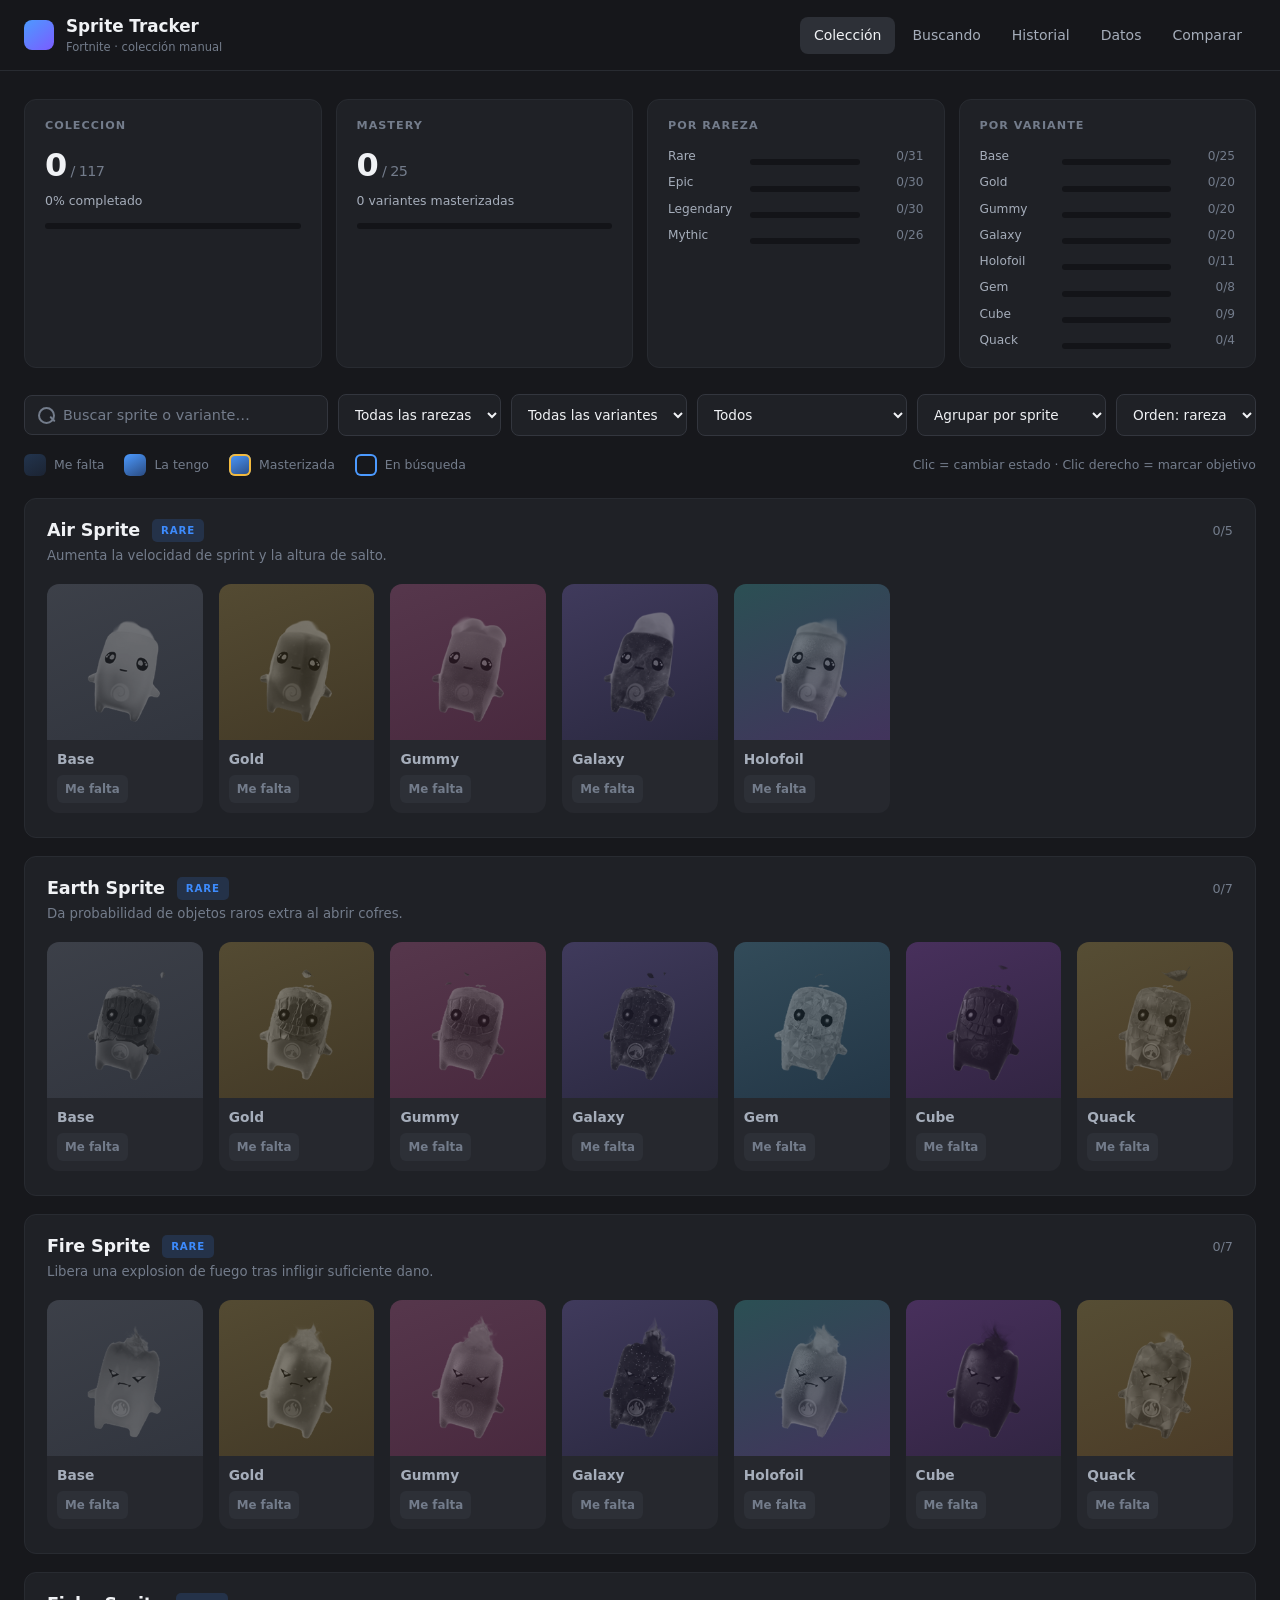
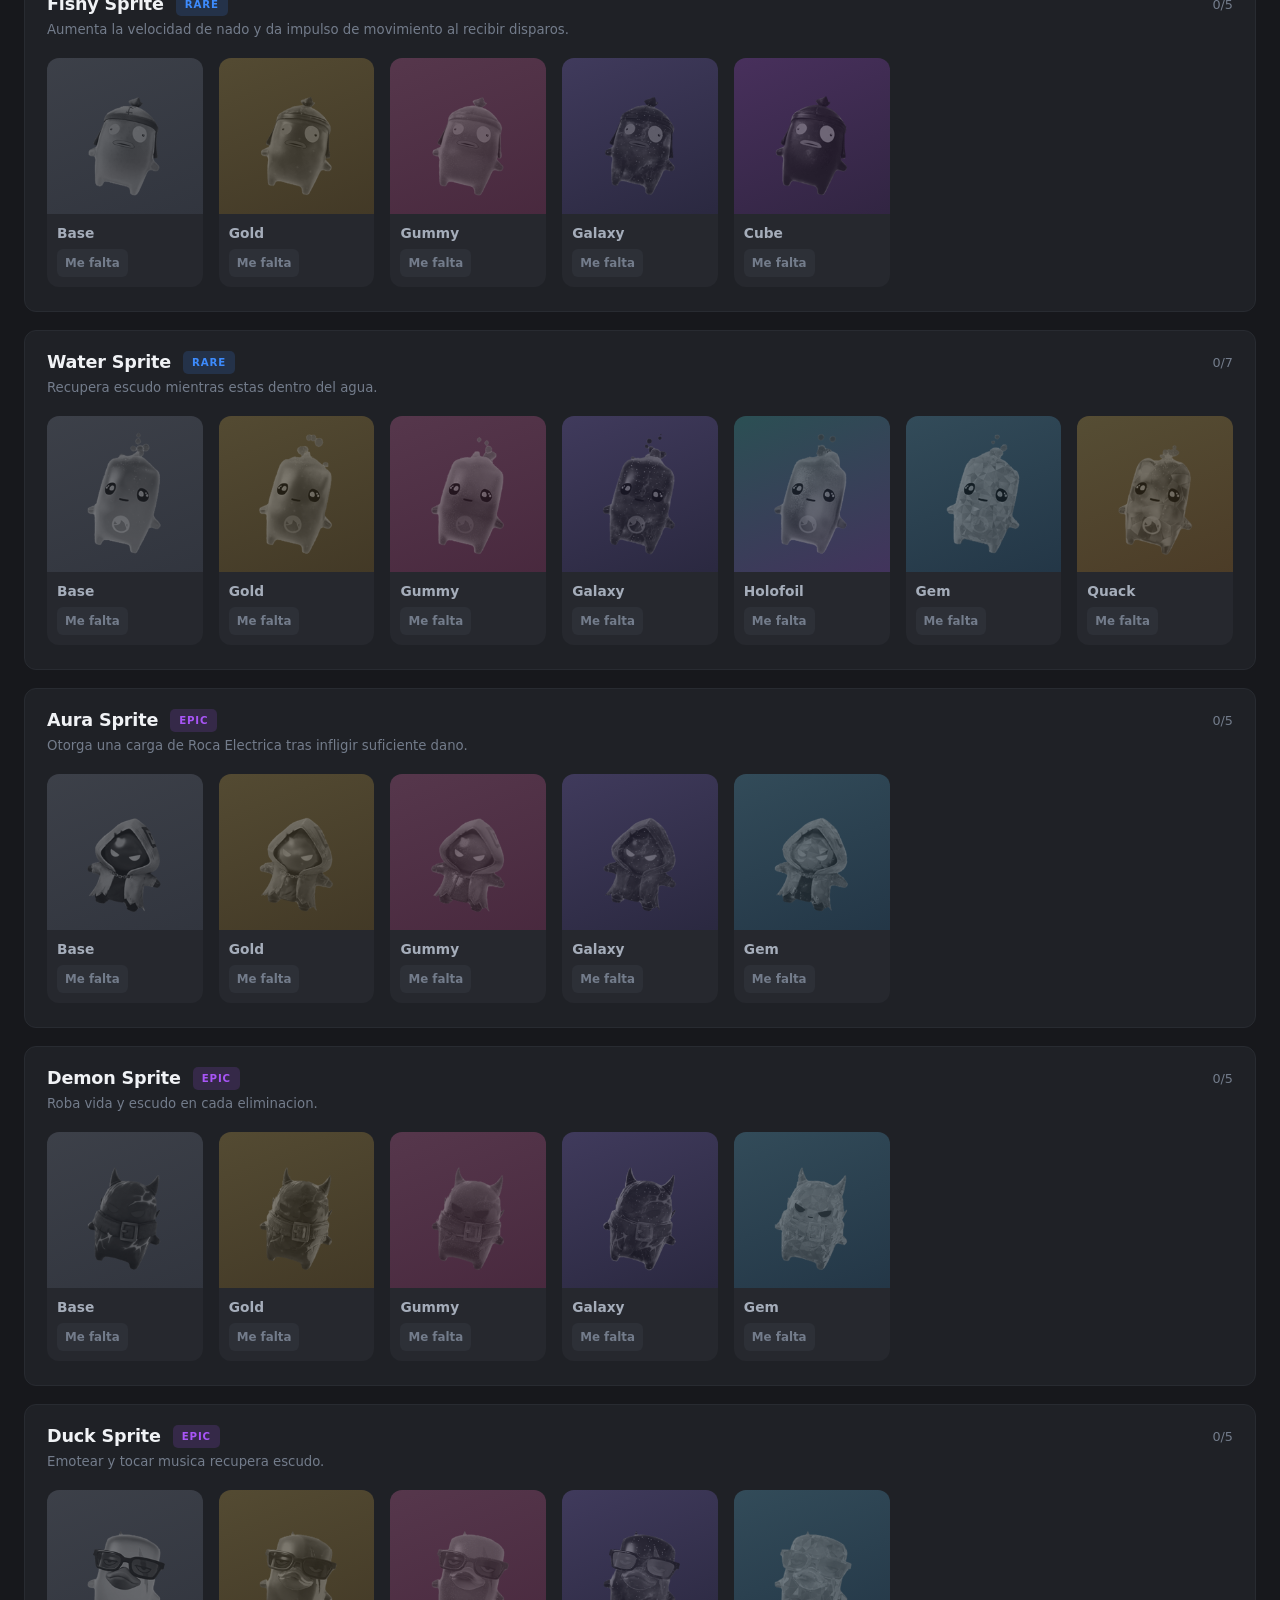
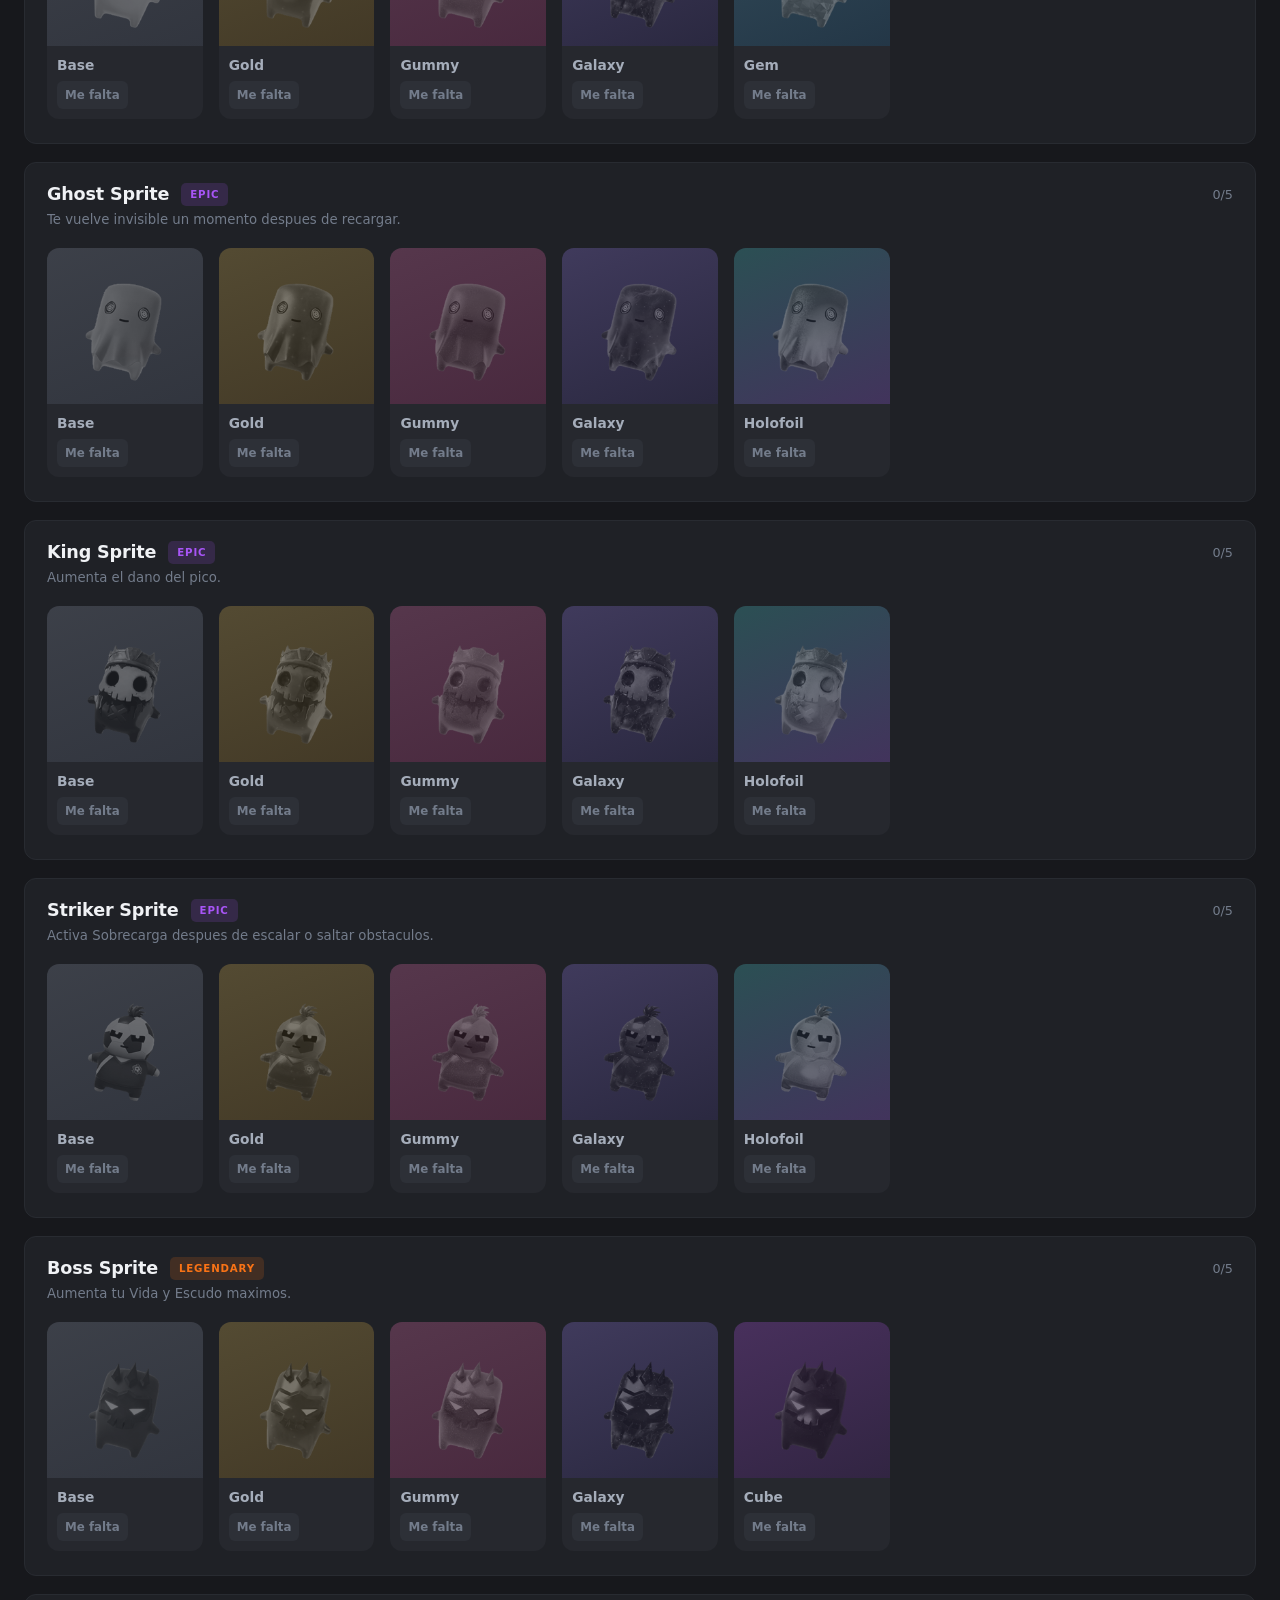
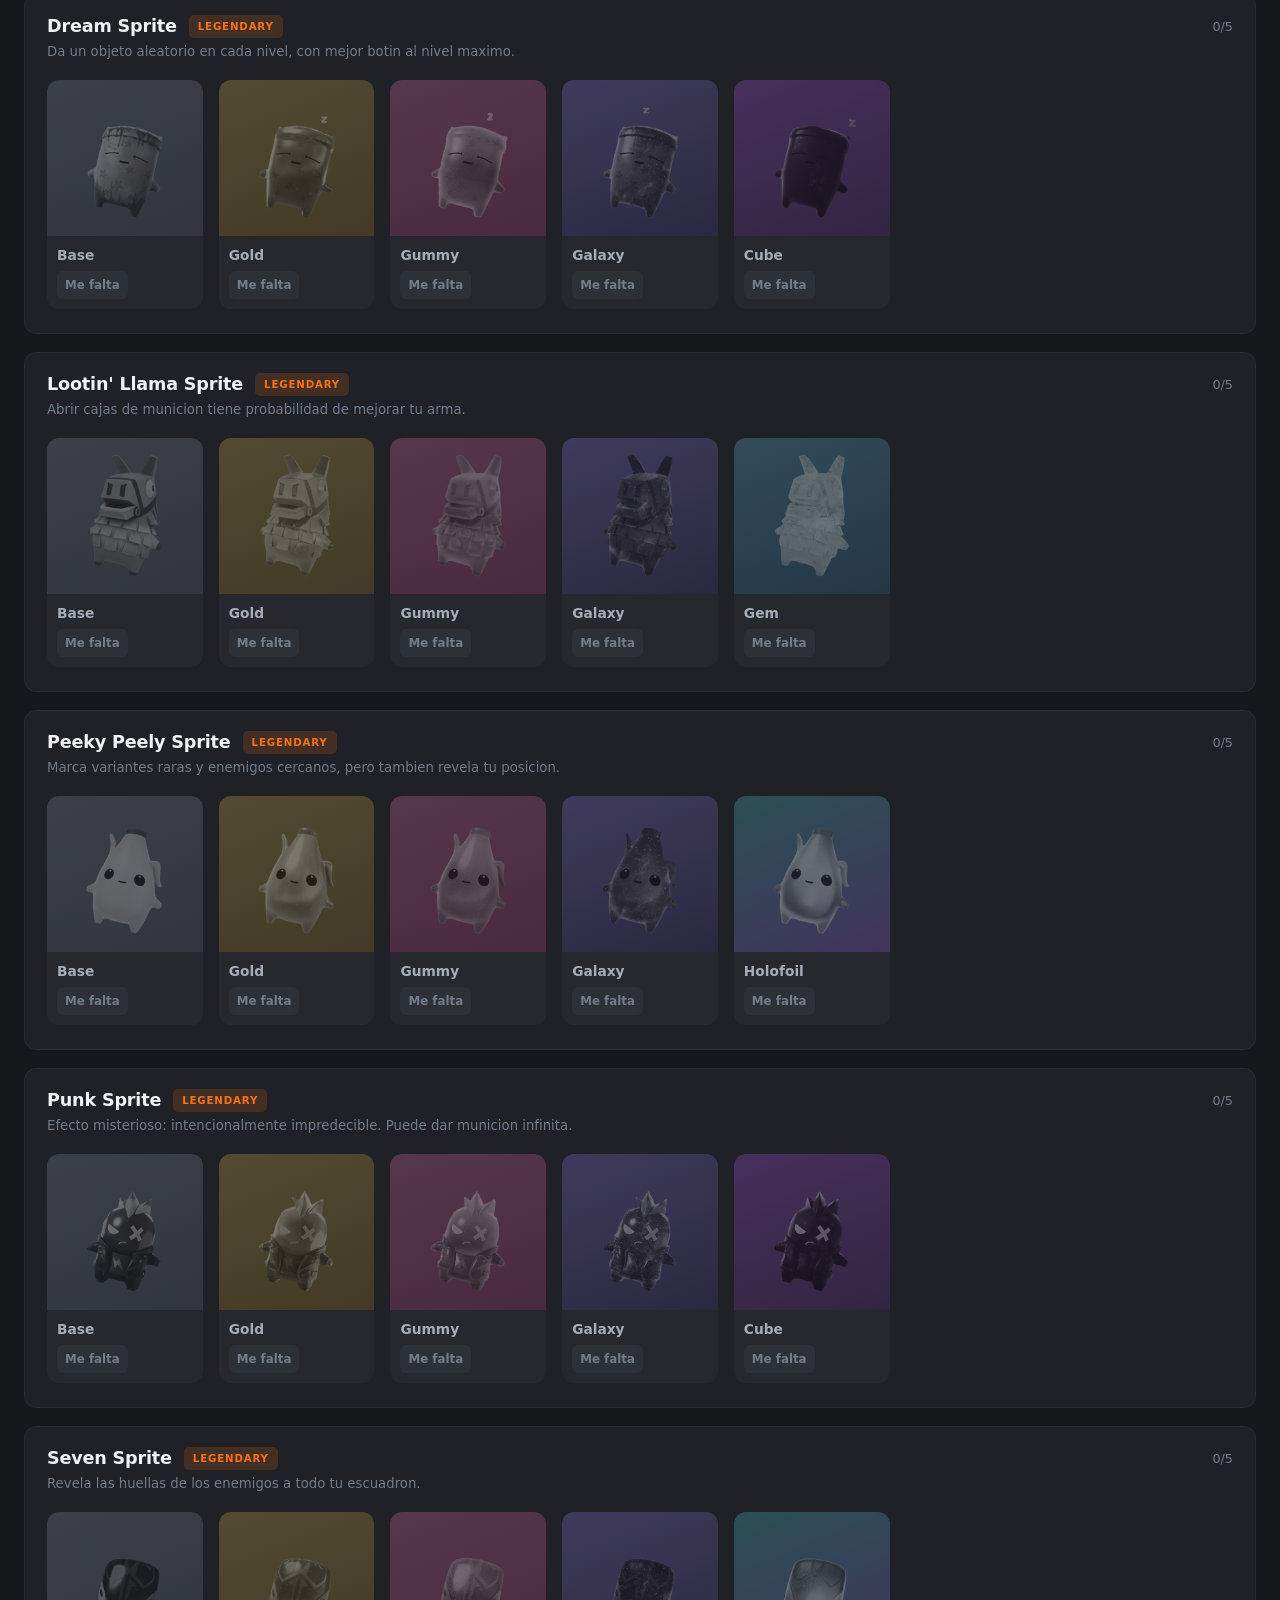
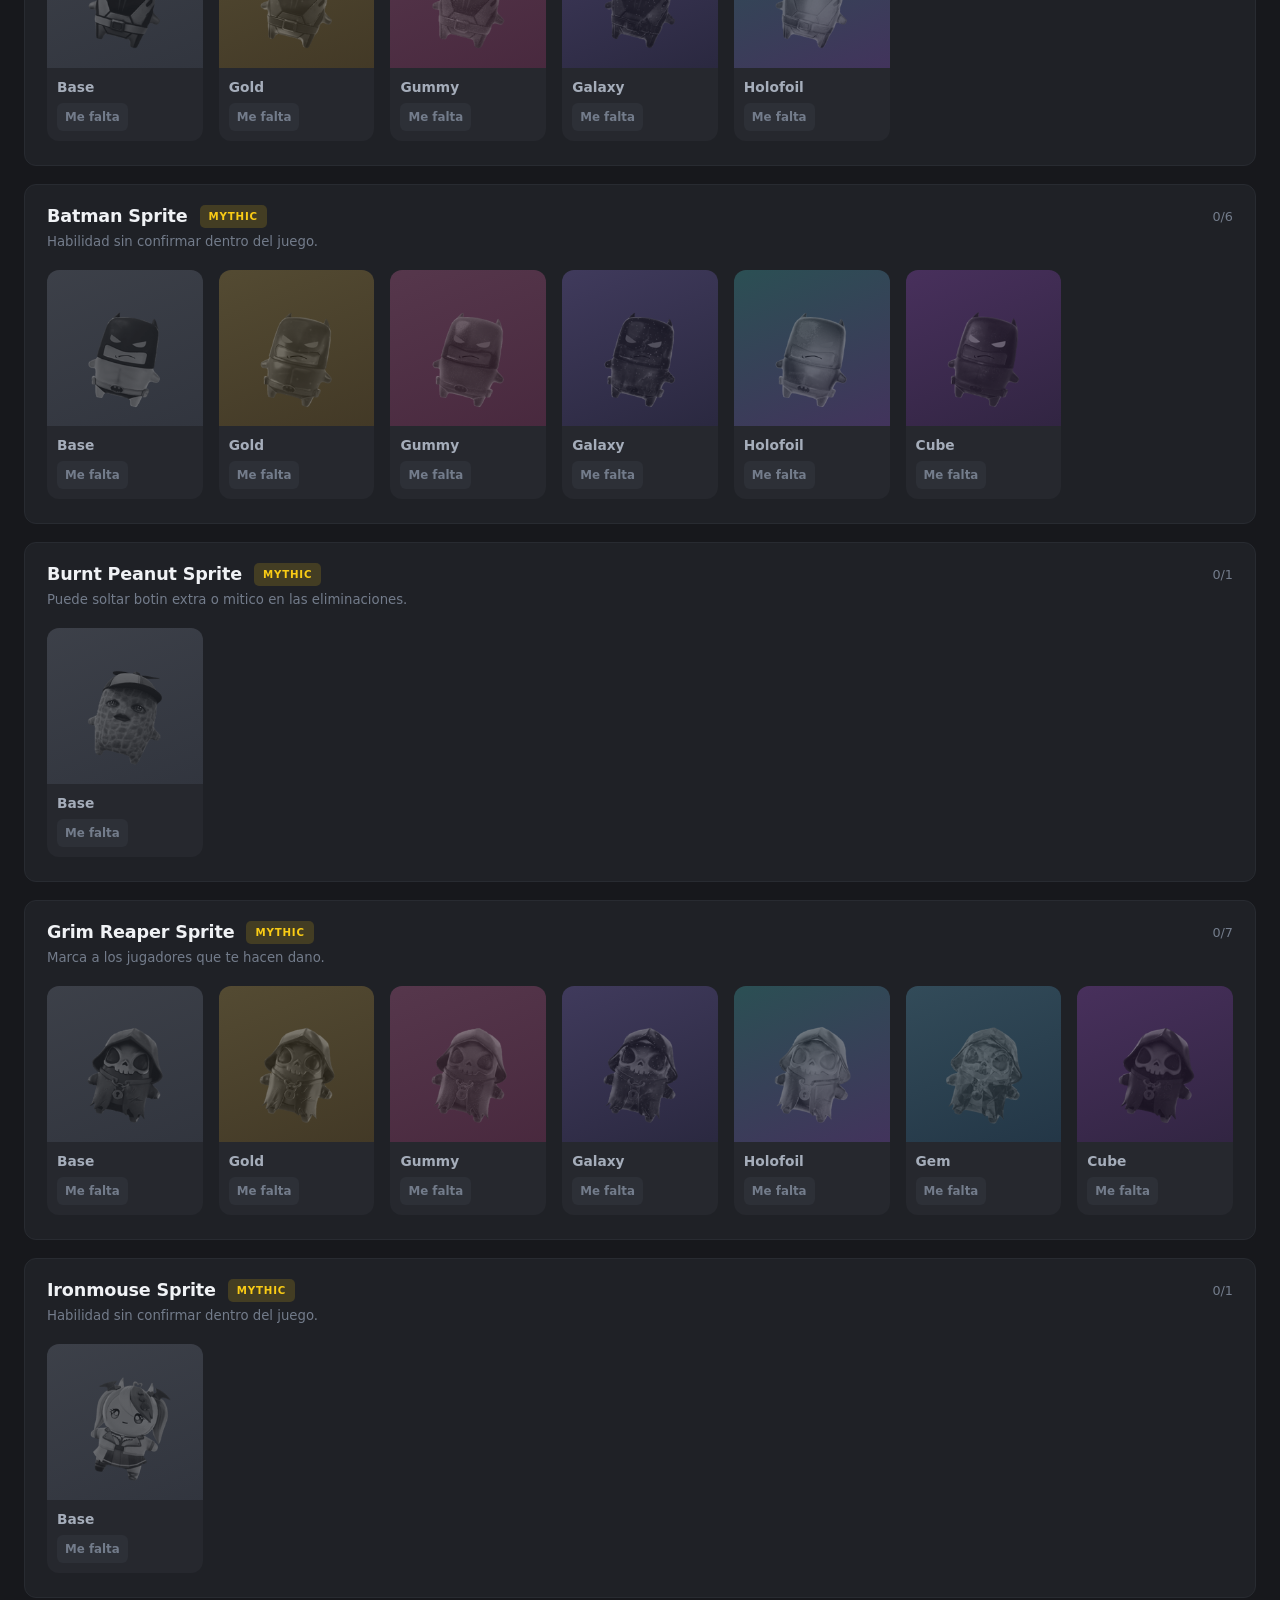
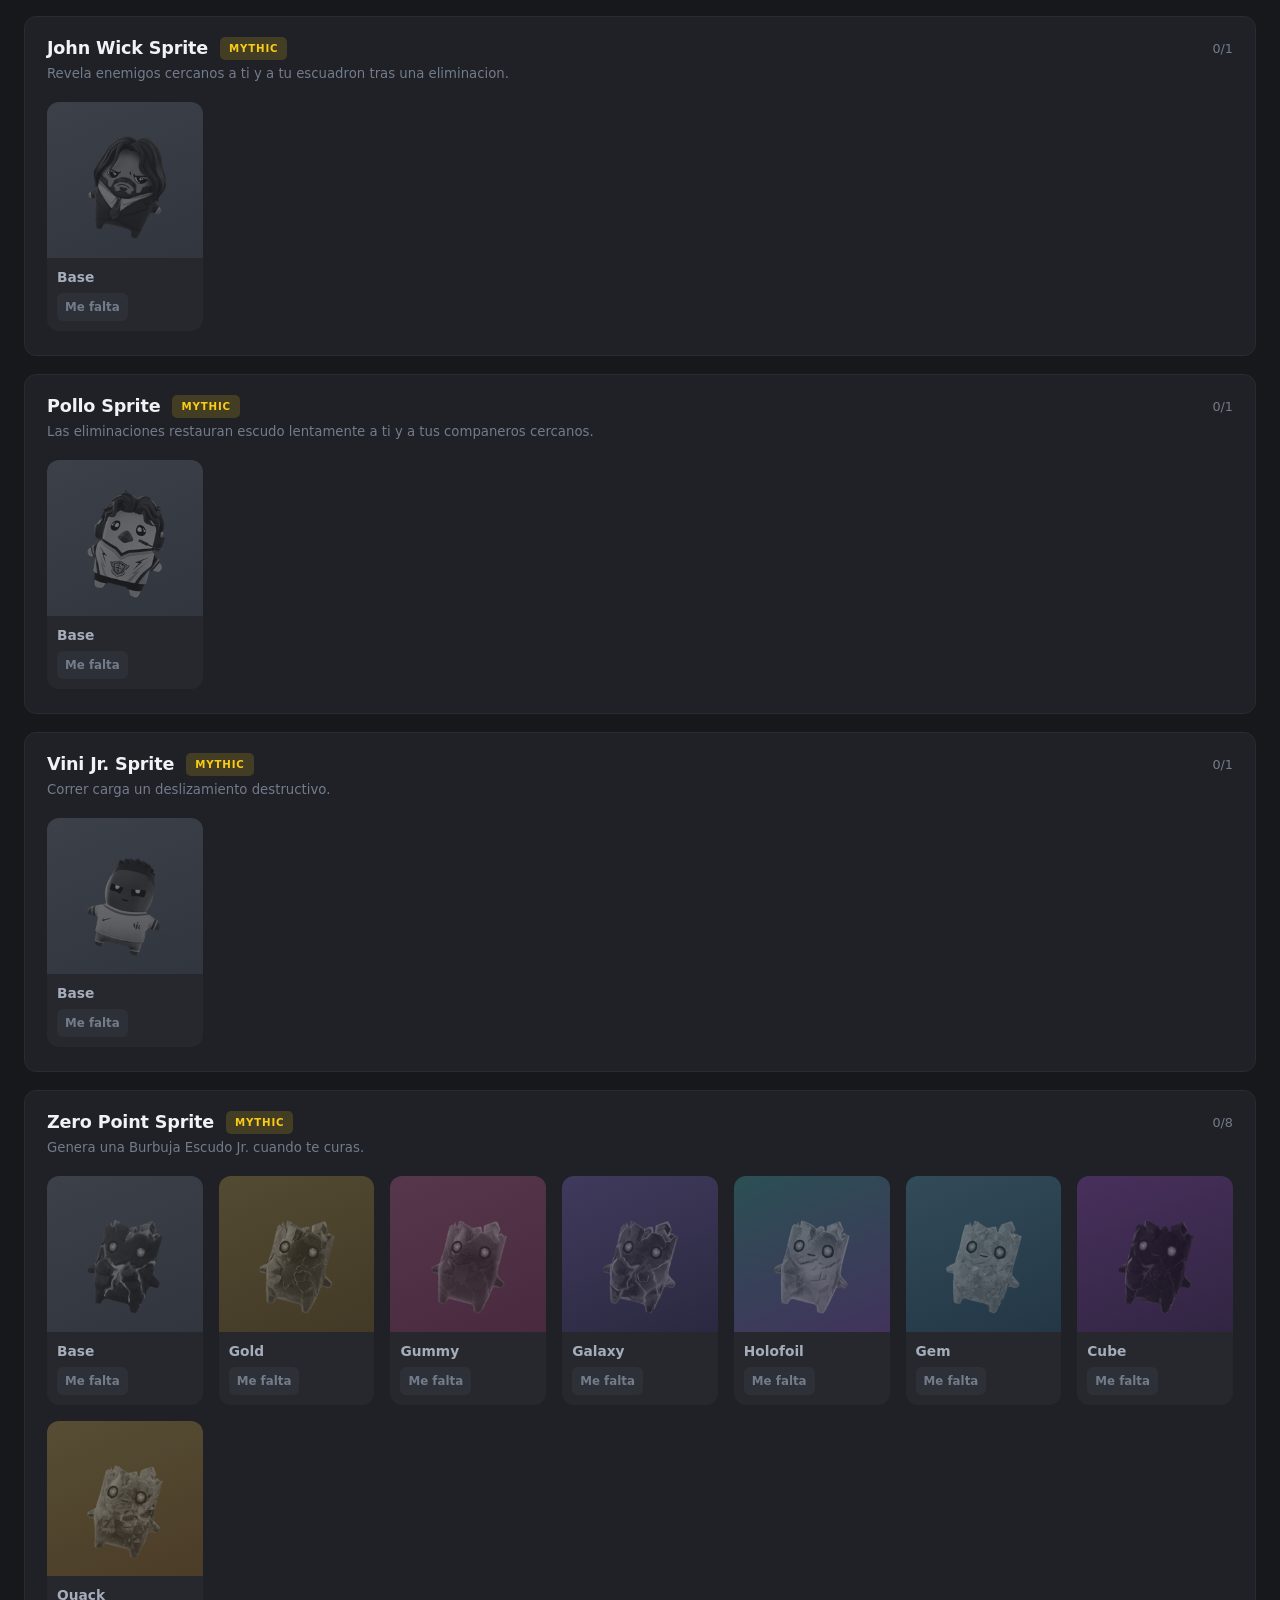
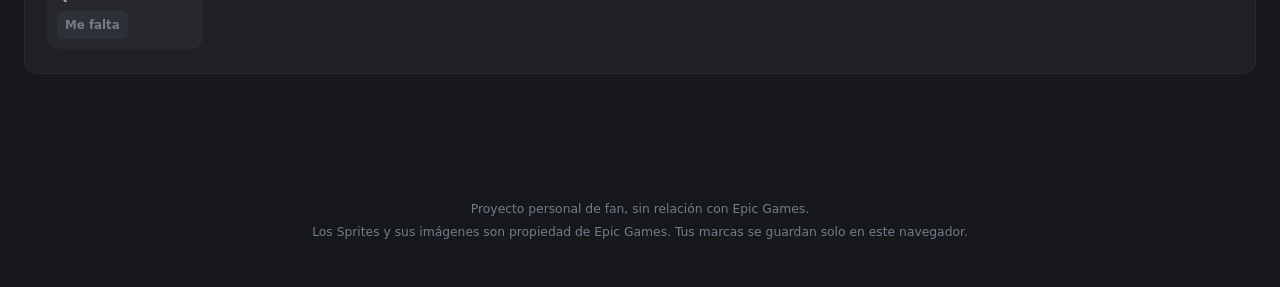
<file: index.html>
<!DOCTYPE html>
<html lang="es">
<head>
<meta charset="utf-8">
<meta http-equiv="Content-Security-Policy" content="default-src 'none'; script-src 'self'; style-src 'self' 'unsafe-inline'; img-src 'self' data:; connect-src 'self'; base-uri 'none'; form-action 'none'">
<meta name="viewport" content="width=device-width, initial-scale=1">
<meta name="color-scheme" content="dark">
<title>Sprite Tracker — Colección de Sprites de Fortnite</title>
<meta name="description" content="Checklist de los Sprites de Fortnite: variantes, mastery, estadísticas y comparación con amigos. Sin cuenta, sin servidor.">
<link rel="icon" href="data:image/svg+xml,<svg xmlns='http://www.w3.org/2000/svg' viewBox='0 0 32 32'><rect width='32' height='32' rx='8' fill='%234c9aff'/><rect x='9' y='9' width='14' height='14' rx='4' fill='%23fff' opacity='.9'/></svg>">
<link rel="stylesheet" href="css/styles.css">
</head>
<body>

<header class="topbar">
  <div class="topbar-inner">
    <div class="brand">
      <span class="logo"></span>
      <span>Sprite Tracker<small>Fortnite · colección manual</small></span>
    </div>
    <nav class="nav">
      <a href="#" data-tab="coleccion" class="active">Colección</a>
      <a href="#" data-tab="hunt">Buscando</a>
      <a href="#" data-tab="historial">Historial</a>
      <a href="#" data-tab="datos">Datos</a>
      <a href="compare.html">Comparar</a>
    </nav>
  </div>
</header>

<main class="wrap">

  <div id="error" hidden class="error-banner"></div>

  <div class="stats" id="stats"></div>

  <!-- ===== Colección ===== -->
  <section data-panel="coleccion">
    <div class="controls">
      <div class="search"><input id="search" type="search" placeholder="Buscar sprite o variante…" autocomplete="off"></div>
      <select id="f-rarity"><option value="all">Todas las rarezas</option></select>
      <select id="f-variant"><option value="all">Todas las variantes</option></select>
      <select id="f-status">
        <option value="all">Todos</option>
        <option value="missing">Me faltan</option>
        <option value="owned">Ya los tengo</option>
        <option value="mastered">Masterizados</option>
        <option value="hunt">En mi lista de búsqueda</option>
      </select>
      <select id="f-group">
        <option value="sprite">Agrupar por sprite</option>
        <option value="variant">Agrupar por variante</option>
        <option value="rarity">Agrupar por rareza</option>
      </select>
      <select id="f-sort">
        <option value="rarity">Orden: rareza</option>
        <option value="name">Orden: A-Z</option>
      </select>
    </div>

    <div class="legend">
      <span><i class="dim"></i> Me falta</span>
      <span><i></i> La tengo</span>
      <span><i class="master"></i> Masterizada</span>
      <span><i class="hunt"></i> En búsqueda</span>
      <span style="margin-left:auto">Clic = cambiar estado · Clic derecho = marcar objetivo</span>
    </div>

    <div class="groups" id="groups"></div>
  </section>

  <!-- ===== Buscando ahora ===== -->
  <section data-panel="hunt" hidden>
    <div class="card">
      <h2>Buscando ahora</h2>
      <p class="hint">Tus objetivos para la próxima partida. Al marcar uno como obtenido sale solo de esta lista.</p>
      <div id="hunt"></div>
    </div>
  </section>

  <!-- ===== Historial ===== -->
  <section data-panel="historial" hidden>
    <div class="card">
      <h2>Historial</h2>
      <p class="hint">Cada variante con la fecha en la que la conseguiste, de la más reciente a la más antigua.</p>
      <div id="historial"></div>
    </div>
  </section>

  <!-- ===== Datos ===== -->
  <section data-panel="datos" hidden>
    <div class="card">
      <h2>Tu código para compartir</h2>
      <p class="hint">Toda tu colección cabe en este código. Mándaselo a un amigo y podrá comparar su lista con la tuya al instante, sin que ninguno de los dos cree una cuenta. Viaja después del <code>#</code> de la URL, así que ni GitHub ve qué sprites tienes.</p>
      <div class="code-box">
        <input id="my-code" readonly>
        <button class="btn btn-primary btn-sm" id="copy-code">Copiar código</button>
        <button class="btn btn-sm" id="copy-link">Copiar link</button>
      </div>
    </div>

    <div class="card">
      <h2>Respaldo completo</h2>
      <p class="hint">El archivo JSON guarda todo: estados, fechas, notas, lista de búsqueda y amigos guardados. Úsalo para cambiar de navegador o de computadora.</p>
      <div class="row">
        <button class="btn btn-primary" id="export">Exportar JSON</button>
        <button class="btn" id="import-btn">Importar JSON</button>
        <input type="file" id="import" accept="application/json,.json" hidden>
        <button class="btn btn-danger" id="reset" style="margin-left:auto">Borrar todo</button>
      </div>
    </div>

    <div class="card">
      <h2>Catálogo</h2>
      <p class="hint" id="catalog-info"></p>
      <p class="hint" style="margin:0">Cuando salga contenido nuevo solo hay que agregarlo al final de <code>data/sprites.json</code> y sus claves al final de <code>codeOrder</code>. No se toca nada de código y los links ya compartidos siguen funcionando.</p>
    </div>
  </section>

</main>

<footer>
  Proyecto personal de fan, sin relación con Epic Games.<br>
  Los Sprites y sus imágenes son propiedad de Epic Games. Tus marcas se guardan solo en este navegador.
</footer>

<script type="module" src="js/app.js?v=4"></script>
</body>
</html>
</file>
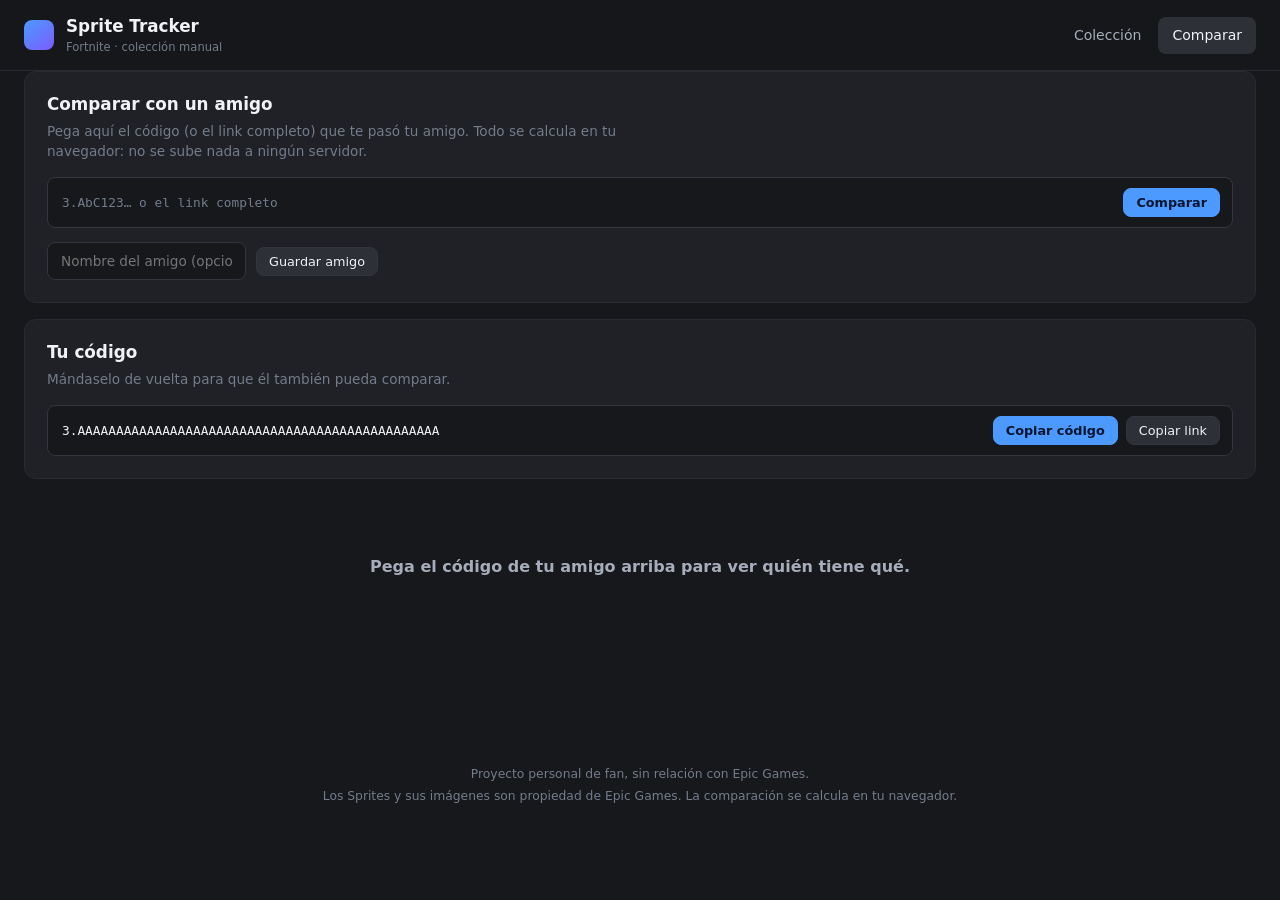
<file: compare.html>
<!DOCTYPE html>
<html lang="es">
<head>
<meta charset="utf-8">
<meta http-equiv="Content-Security-Policy" content="default-src 'none'; script-src 'self'; style-src 'self' 'unsafe-inline'; img-src 'self' data:; connect-src 'self'; base-uri 'none'; form-action 'none'">
<meta name="viewport" content="width=device-width, initial-scale=1">
<meta name="color-scheme" content="dark">
<title>Comparar colecciones — Sprite Tracker</title>
<meta name="description" content="Compara tu colección de Sprites de Fortnite con la de un amigo. Sin cuentas: solo un código.">
<link rel="icon" href="data:image/svg+xml,<svg xmlns='http://www.w3.org/2000/svg' viewBox='0 0 32 32'><rect width='32' height='32' rx='8' fill='%234c9aff'/><rect x='9' y='9' width='14' height='14' rx='4' fill='%23fff' opacity='.9'/></svg>">
<link rel="stylesheet" href="css/styles.css">
</head>
<body>

<header class="topbar">
  <div class="topbar-inner">
    <div class="brand">
      <span class="logo"></span>
      <span>Sprite Tracker<small>Fortnite · colección manual</small></span>
    </div>
    <nav class="nav">
      <a href="index.html">Colección</a>
      <a href="compare.html" class="active">Comparar</a>
    </nav>
  </div>
</header>

<main class="wrap">

  <div id="error" hidden class="error-banner"></div>

  <div class="card">
    <h2>Comparar con un amigo</h2>
    <p class="hint">Pega aquí el código (o el link completo) que te pasó tu amigo. Todo se calcula en tu navegador: no se sube nada a ningún servidor.</p>
    <div class="code-box">
      <input id="their-code" placeholder="3.AbC123… o el link completo" autocomplete="off" spellcheck="false">
      <button class="btn btn-primary btn-sm" id="do-compare">Comparar</button>
    </div>
    <div class="row" style="margin-top:14px">
      <input id="friend-name" class="text-input" placeholder="Nombre del amigo (opcional)" autocomplete="off" maxlength="40">
      <button class="btn btn-sm" id="save-friend">Guardar amigo</button>
      <select id="saved-friends" hidden></select>
    </div>
  </div>

  <div class="card">
    <h2>Tu código</h2>
    <p class="hint">Mándaselo de vuelta para que él también pueda comparar.</p>
    <div class="code-box">
      <input id="my-code" readonly>
      <button class="btn btn-primary btn-sm" id="copy-code">Copiar código</button>
      <button class="btn btn-sm" id="copy-link">Copiar link</button>
    </div>
  </div>

  <div id="result" hidden>
    <div class="stats" id="summary"></div>
    <div class="row" style="margin-bottom:16px">
      <button class="btn btn-sm" id="copy-text">Copiar comparación como texto (para Discord)</button>
    </div>
    <div class="compare-grid" id="buckets"></div>
  </div>

  <div id="placeholder" class="empty-state">
    <div class="title">Pega el código de tu amigo arriba para ver quién tiene qué.</div>
  </div>

</main>

<footer>
  Proyecto personal de fan, sin relación con Epic Games.<br>
  Los Sprites y sus imágenes son propiedad de Epic Games. La comparación se calcula en tu navegador.
</footer>

<script type="module" src="js/compare.js?v=4"></script>
</body>
</html>
</file>
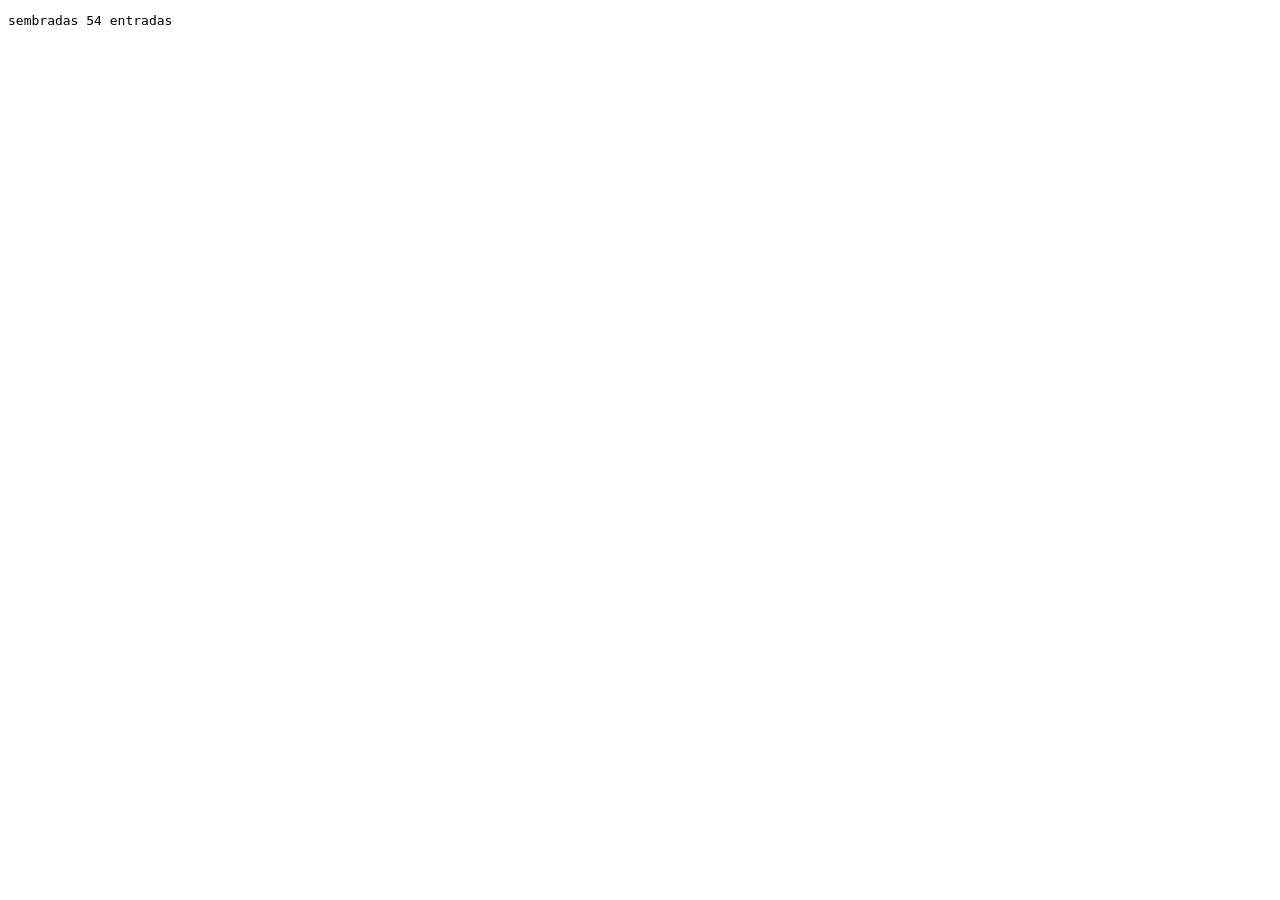
<file: test-seed.html>
<!DOCTYPE html><html><head><meta charset="utf-8"><title>seed</title></head><body>
<pre id="o">sembrando…</pre>
<script type="module">
import { loadCatalog } from './js/catalog.js?v=4';
const cat = await loadCatalog();
const entries = {};
let seed = 7;
const rnd = () => (seed = (seed * 1103515245 + 12345) % 2147483648) / 2147483648;
for (const e of cat.flat) {
  if (!e.released) continue;
  const r = rnd();
  if (r < 0.34) entries[e.key] = { status: 1, date: '2026-07-' + String(2 + Math.floor(rnd() * 27)).padStart(2, '0'), note: '' };
  else if (r < 0.46) entries[e.key] = { status: 2, date: '2026-08-0' + (1 + Math.floor(rnd() * 7)), note: '' };
}
// forzar un par de mastery de sprite (variante base) para que el contador no salga en 0
for (const id of ['water', 'grim', 'duck']) entries[`${id}:base`] = { status: 2, date: '2026-08-05', note: '' };
localStorage.setItem('fnsprites.v1', JSON.stringify({
  schemaVersion: 1, entries,
  hunt: ['zero-point:quack', 'batman:cube', 'grim:gem'],
  friends: [], prefs: { groupBy: 'sprite', sortBy: 'rarity' },
}));
document.getElementById('o').textContent = 'sembradas ' + Object.keys(entries).length + ' entradas';
</script></body></html>
</file>
<file: css/styles.css>
/* =========================================================
   Sprite Tracker — sistema visual
   Tarjetas al estilo de fortnite.gg (imagen grande sobre el color
   de su variante, nombre debajo, boton de estado al pie), pero con
   la distribucion agrupada por sprite y con aire entre elementos.

   Los colores de variante NO viven aqui: los inyecta render.js
   desde data/sprites.json como --v1 / --v2, para que agregar una
   variante nueva no obligue a tocar el CSS.
   ========================================================= */

:root {
  --bg:        #17181c;
  --surface:   #1f2126;
  --card:      #26282e;
  --card-2:    #2d3037;
  --line:      #33363e;
  --line-soft: #282b31;
  --text:      #f0f2f5;
  --text-dim:  #a5adba;
  --text-mute: #737c8b;
  --accent:    #4c9aff;
  --gold:      #f2b93d;
  --ok:        #3ddc84;
  --warn:      #ffab40;
  --danger:    #ff5c5c;

  --r:    12px;
  --r-sm: 8px;
  --font: 'Segoe UI', system-ui, -apple-system, sans-serif;
}

* { box-sizing: border-box; }

body {
  margin: 0;
  font-family: var(--font);
  background: var(--bg);
  color: var(--text);
  line-height: 1.5;
  min-height: 100vh;
  -webkit-font-smoothing: antialiased;
}

h1, h2, h3 { margin: 0; line-height: 1.2; font-weight: 600; }
button, input, select { font-family: inherit; }

.wrap { max-width: 1320px; margin: 0 auto; padding: 0 24px 80px; }

/* ===================== Barra superior ===================== */

.topbar {
  position: sticky; top: 0; z-index: 30;
  background: rgba(23, 24, 28, .92);
  backdrop-filter: blur(14px);
  border-bottom: 1px solid var(--line-soft);
}
.topbar-inner {
  max-width: 1320px; margin: 0 auto; padding: 14px 24px;
  display: flex; align-items: center; gap: 24px; flex-wrap: wrap;
}
.brand { display: flex; align-items: center; gap: 12px; font-weight: 700; font-size: 1.05rem; }
.brand .logo {
  width: 30px; height: 30px; border-radius: 8px; flex: none;
  background: linear-gradient(140deg, var(--accent), #7b5cff);
}
.brand small { display: block; font-weight: 400; font-size: .72rem; color: var(--text-mute); }

.nav { display: flex; gap: 3px; margin-left: auto; flex-wrap: wrap; }
.nav a {
  color: var(--text-dim); text-decoration: none; padding: 8px 14px;
  border-radius: var(--r-sm); font-size: .875rem; font-weight: 500;
  transition: color .15s, background .15s;
}
.nav a:hover { color: var(--text); background: var(--card); }
.nav a.active { color: var(--text); background: var(--card-2); }

/* ===================== Botones ===================== */

.btn {
  background: var(--card-2); color: var(--text);
  border: 1px solid var(--line); border-radius: var(--r-sm);
  padding: 9px 16px; font-size: .875rem; font-weight: 500; cursor: pointer;
  transition: background .14s, border-color .14s;
}
.btn:hover { background: #363a43; border-color: #454a55; }
.btn-primary { background: var(--accent); border-color: var(--accent); color: #05152e; font-weight: 600; }
.btn-primary:hover { background: #6fb0ff; border-color: #6fb0ff; }
.btn-danger:hover { background: #34191c; border-color: var(--danger); color: #ffa5a5; }
.btn-sm { padding: 6px 12px; font-size: .8rem; }

/* ===================== Estadisticas ===================== */

.stats { display: grid; grid-template-columns: repeat(auto-fit, minmax(210px, 1fr)); gap: 14px; margin: 28px 0 26px; }
.stat { background: var(--surface); border: 1px solid var(--line-soft); border-radius: var(--r); padding: 18px 20px; }
.stat-label { font-size: .7rem; text-transform: uppercase; letter-spacing: .09em; color: var(--text-mute); font-weight: 700; }
.stat-value { font-size: 2rem; font-weight: 700; margin: 6px 0 3px; font-variant-numeric: tabular-nums; letter-spacing: -.02em; }
.stat-value .den { font-size: .9rem; font-weight: 500; color: var(--text-mute); }
.stat-sub { font-size: .78rem; color: var(--text-dim); }

.bar { height: 6px; background: #131418; border-radius: 99px; overflow: hidden; margin-top: 12px; }
.bar > i { display: block; height: 100%; border-radius: 99px; background: var(--accent); transition: width .35s ease; }

.breakdown { display: grid; gap: 8px; margin-top: 12px; }
.breakdown-row { display: grid; grid-template-columns: 72px 1fr 54px; gap: 10px; align-items: center; font-size: .76rem; }
.breakdown-row .name { color: var(--text-dim); white-space: nowrap; overflow: hidden; text-overflow: ellipsis; }
.breakdown-row .num { text-align: right; color: var(--text-mute); font-variant-numeric: tabular-nums; }

/* ===================== Controles ===================== */

.controls { display: flex; gap: 10px; flex-wrap: wrap; align-items: center; margin-bottom: 18px; }
.search { flex: 1 1 250px; position: relative; }
.search input {
  width: 100%; padding: 11px 14px 11px 38px;
  background: var(--surface); border: 1px solid var(--line); border-radius: var(--r-sm);
  color: var(--text); font-size: .9rem;
}
.search input::placeholder { color: var(--text-mute); }
.search input:focus { outline: none; border-color: var(--accent); }
.search::before {
  content: ''; position: absolute; left: 14px; top: 50%;
  width: 13px; height: 13px; margin-top: -8px;
  border: 2px solid var(--text-mute); border-radius: 50%;
}
.search::after {
  content: ''; position: absolute; left: 25px; top: 50%; margin-top: 3px;
  width: 7px; height: 2px; background: var(--text-mute);
  transform: rotate(45deg); border-radius: 2px;
}

select {
  padding: 11px 12px; background: var(--surface); color: var(--text);
  border: 1px solid var(--line); border-radius: var(--r-sm);
  font-size: .85rem; cursor: pointer;
}
select:focus { outline: none; border-color: var(--accent); }

.legend {
  display: flex; gap: 20px; flex-wrap: wrap; font-size: .78rem;
  color: var(--text-mute); margin-bottom: 22px; align-items: center;
}
.legend span { display: flex; align-items: center; gap: 8px; }
.legend i {
  width: 22px; height: 22px; border-radius: 6px; display: inline-block;
  background: linear-gradient(150deg, #4c9aff, #2a4a80);
}
.legend i.dim { opacity: .22; }
.legend i.master { box-shadow: inset 0 0 0 2px var(--gold); }
.legend i.hunt { background: none; box-shadow: inset 0 0 0 2px var(--accent); }

/* ===================== Grupos ===================== */

.groups { display: grid; gap: 18px; }

.group {
  background: var(--surface); border: 1px solid var(--line-soft);
  border-radius: var(--r); padding: 20px 22px 24px;
}
.group-head { display: flex; align-items: center; gap: 12px; flex-wrap: wrap; margin-bottom: 4px; }
.group-title { font-size: 1.1rem; font-weight: 700; letter-spacing: -.01em; }
.group-count {
  margin-left: auto; font-size: .8rem; color: var(--text-mute);
  font-variant-numeric: tabular-nums; white-space: nowrap;
}
.group-meta { font-size: .83rem; color: var(--text-mute); margin: 0 0 18px; max-width: 70ch; }

.pill {
  font-size: .64rem; font-weight: 800; text-transform: uppercase; letter-spacing: .08em;
  padding: 4px 9px; border-radius: 5px;
  background: color-mix(in srgb, currentColor 16%, transparent);
}

/* ===================== Tarjeta de variante =====================
   Estructura al estilo de fortnite.gg:
     [ imagen grande sobre el degradado de su variante ]
     [ nombre                                          ]
     [ boton de estado                                 ]
   ============================================================== */

.variants {
  display: grid;
  grid-template-columns: repeat(auto-fill, minmax(148px, 1fr));
  gap: 16px;
}

.chip {
  padding: 0; border: none; background: var(--card);
  border-radius: var(--r); overflow: hidden; cursor: pointer;
  display: flex; flex-direction: column; text-align: center;
  position: relative;
  transition: transform .14s ease, box-shadow .14s ease;
}
.chip:hover { transform: translateY(-3px); box-shadow: 0 10px 24px rgba(0, 0, 0, .4); }
.chip:focus-visible { outline: 2px solid var(--accent); outline-offset: 3px; }

.chip-art {
  position: relative; aspect-ratio: 1 / 1; width: 100%;
  display: grid; place-items: center; overflow: hidden;
}
.chip-art::before {
  content: ''; position: absolute; inset: 0;
  background: linear-gradient(158deg, var(--v1), var(--v2));
  opacity: .22;
  transition: opacity .22s ease;
}
.chip-art img,
.chip-art .fallback {
  position: relative; width: 84%; height: 84%; object-fit: contain;
  filter: grayscale(1) brightness(.65); opacity: .55;
  transition: filter .22s ease, opacity .22s ease;
}
.chip-art .fallback {
  display: grid; place-items: center;
  font-size: 2.6rem; font-weight: 800; color: #fff;
  text-shadow: 0 2px 8px rgba(0, 0, 0, .55);
}

.chip-name {
  font-size: .86rem; font-weight: 600; color: var(--text-dim);
  padding: 11px 10px 8px; transition: color .22s;
}
.chip-sprite {
  display: block; font-size: .7rem; font-weight: 500;
  color: var(--text-mute); margin-bottom: 2px;
}

.chip-state {
  margin: 0 10px 10px; padding: 7px 8px;
  background: var(--card-2); border-radius: 6px;
  font-size: .74rem; font-weight: 600; color: var(--text-mute);
  transition: background .22s, color .22s;
}

/* --- la tengo --- */
.chip[data-status="1"] .chip-art::before,
.chip[data-status="2"] .chip-art::before { opacity: 1; }
.chip[data-status="1"] .chip-art img, .chip[data-status="1"] .chip-art .fallback,
.chip[data-status="2"] .chip-art img, .chip[data-status="2"] .chip-art .fallback { filter: none; opacity: 1; }
.chip[data-status="1"] .chip-name,
.chip[data-status="2"] .chip-name { color: var(--text); }
.chip[data-status="1"] .chip-state {
  background: linear-gradient(135deg, var(--v1), var(--v2));
  color: #0d0f14; font-weight: 700;
}

/* --- masterizada --- */
.chip[data-status="2"] { box-shadow: inset 0 0 0 2px var(--gold); }
.chip[data-status="2"]:hover { box-shadow: inset 0 0 0 2px var(--gold), 0 10px 24px rgba(0, 0, 0, .4); }
.chip[data-status="2"] .chip-state { background: var(--gold); color: #241a05; font-weight: 700; }

/* --- marcada como objetivo --- */
.chip.hunted { box-shadow: inset 0 0 0 2px var(--accent); }
.chip.hunted::after {
  content: ''; position: absolute; top: 8px; left: 8px; z-index: 2;
  width: 10px; height: 10px; border-radius: 50%;
  background: var(--accent); box-shadow: 0 0 0 3px rgba(23, 24, 28, .85);
}

@media (prefers-reduced-motion: reduce) {
  .chip, .chip-art::before, .chip-art img, .chip-state, .bar > i { transition: none; }
  .chip:hover { transform: none; }
}

/* ===================== Comparacion ===================== */

.compare-grid { display: grid; grid-template-columns: repeat(auto-fit, minmax(260px, 1fr)); gap: 16px; }
.bucket { background: var(--surface); border: 1px solid var(--line-soft); border-radius: var(--r); padding: 18px 20px; }
.bucket h3 { font-size: .95rem; display: flex; align-items: center; gap: 10px; }
.bucket .count { margin-left: auto; font-size: .85rem; color: var(--text-mute); font-variant-numeric: tabular-nums; }
.bucket-mine   { border-top: 3px solid var(--ok); }
.bucket-theirs { border-top: 3px solid var(--warn); }
.bucket-both   { border-top: 3px solid var(--accent); }
.bucket-none   { border-top: 3px solid var(--text-mute); }
.bucket ul { list-style: none; margin: 14px 0 0; padding: 0; max-height: 340px; overflow-y: auto; }
.bucket li {
  font-size: .82rem; padding: 7px 0; color: var(--text-dim);
  border-bottom: 1px solid var(--line-soft);
  display: flex; gap: 10px; align-items: center;
}
.bucket li img { width: 30px; height: 30px; border-radius: 5px; flex: none; }
.bucket li .v { margin-left: auto; font-size: .69rem; padding: 3px 8px; border-radius: 4px; background: color-mix(in srgb, currentColor 16%, transparent); }
.bucket .empty { color: var(--text-mute); font-size: .82rem; font-style: italic; padding: 10px 0; }

.code-box {
  display: flex; gap: 8px; flex-wrap: wrap; align-items: center;
  background: var(--bg); border: 1px solid var(--line);
  border-radius: var(--r-sm); padding: 10px 12px;
}
.code-box input {
  flex: 1 1 250px; background: transparent; border: none; color: var(--text);
  font-family: ui-monospace, 'Cascadia Code', Consolas, monospace; font-size: .8rem;
}
.code-box input:focus { outline: none; }
.code-box input::placeholder { color: var(--text-mute); }

/* ===================== Varios ===================== */

.card { background: var(--surface); border: 1px solid var(--line-soft); border-radius: var(--r); padding: 22px; margin-bottom: 16px; }
.card h2 { font-size: 1.05rem; margin-bottom: 6px; }
.card p.hint { color: var(--text-mute); font-size: .85rem; margin: 0 0 16px; max-width: 74ch; }

.row { display: flex; gap: 10px; flex-wrap: wrap; align-items: center; }
.text-input {
  padding: 10px 13px; background: var(--bg); border: 1px solid var(--line);
  border-radius: var(--r-sm); color: var(--text); font-size: .85rem;
}
.text-input:focus { outline: none; border-color: var(--accent); }

.timeline { list-style: none; margin: 0; padding: 0; }
.timeline li {
  display: flex; gap: 14px; align-items: center;
  padding: 10px 0; border-bottom: 1px solid var(--line-soft); font-size: .86rem;
}
.timeline img { width: 40px; height: 40px; border-radius: 6px; flex: none; }
.timeline .date { color: var(--text-mute); font-variant-numeric: tabular-nums; font-size: .78rem; margin-left: auto; }
.timeline .master { color: var(--gold); font-size: .72rem; font-weight: 700; text-transform: uppercase; letter-spacing: .06em; }

/* fallback fuera de la tarjeta grande */
.timeline .fallback, .bucket li .fallback {
  display: grid; place-items: center; border-radius: 6px;
  background: var(--card-2); color: var(--text-dim); font-weight: 700; flex: none;
}
.timeline .fallback { width: 40px; height: 40px; font-size: .9rem; }
.bucket li .fallback { width: 30px; height: 30px; font-size: .75rem; }

.toast {
  position: fixed; bottom: 24px; left: 50%; transform: translateX(-50%);
  background: var(--card-2); border: 1px solid var(--line); color: var(--text);
  padding: 12px 22px; border-radius: 99px; box-shadow: 0 10px 30px rgba(0, 0, 0, .55);
  font-size: .86rem; z-index: 100; max-width: 90vw; animation: pop .2s ease-out;
}
.toast.error { border-color: var(--danger); color: #ffa5a5; }
@keyframes pop { from { opacity: 0; transform: translate(-50%, 12px); } }

.error-banner {
  background: #2d1619; border: 1px solid var(--danger); color: #ffa5a5;
  padding: 16px 18px; border-radius: var(--r); margin: 24px 0;
  white-space: pre-wrap; font-size: .85rem;
}

.empty-state { text-align: center; padding: 60px 20px; color: var(--text-mute); }
.empty-state .title { font-size: 1rem; color: var(--text-dim); font-weight: 600; }
.empty-state .sub { font-size: .84rem; margin-top: 8px; }

footer { text-align: center; color: var(--text-mute); font-size: .77rem; padding: 44px 20px; line-height: 1.8; }
footer a { color: var(--text-dim); }

@media (max-width: 700px) {
  .wrap { padding: 0 14px 64px; }
  .variants { grid-template-columns: repeat(auto-fill, minmax(116px, 1fr)); gap: 12px; }
  .group { padding: 16px 15px 18px; }
  .stat-value { font-size: 1.65rem; }
  .chip-name { font-size: .8rem; }
}
</file>
